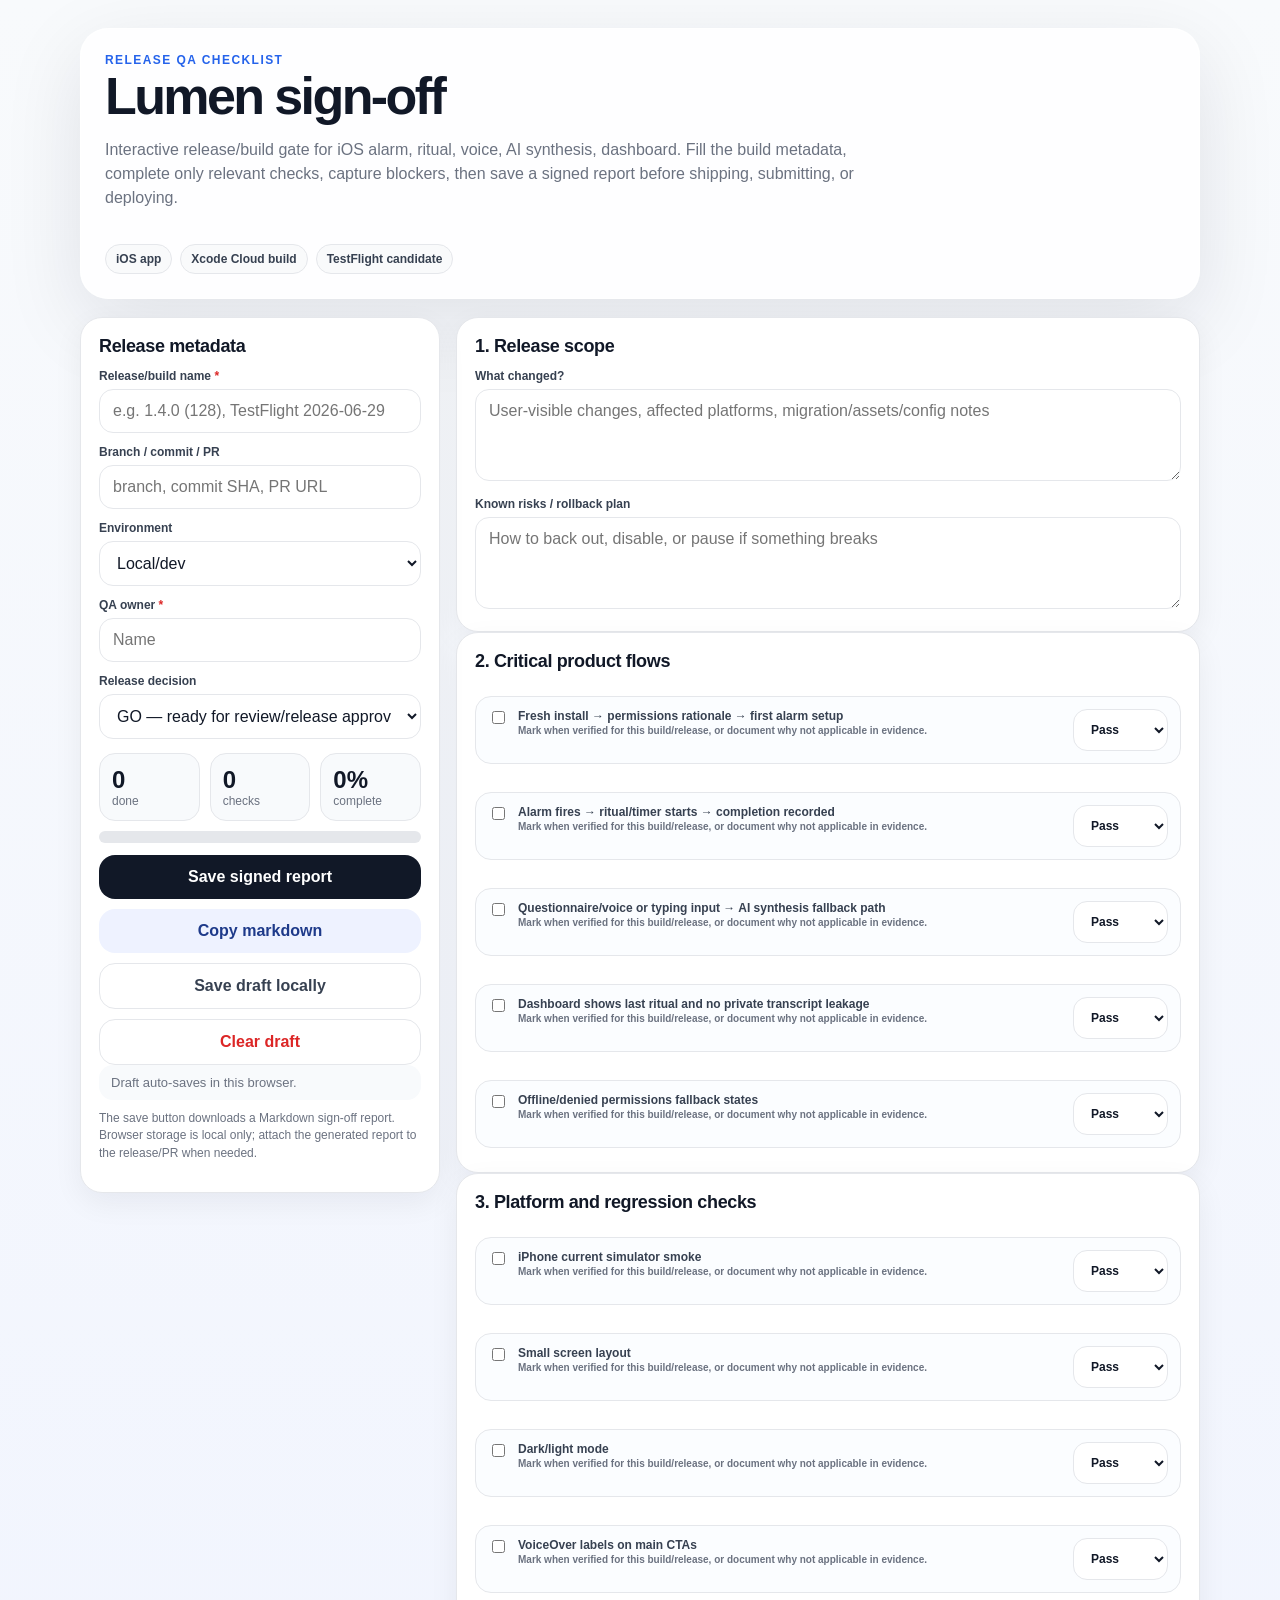
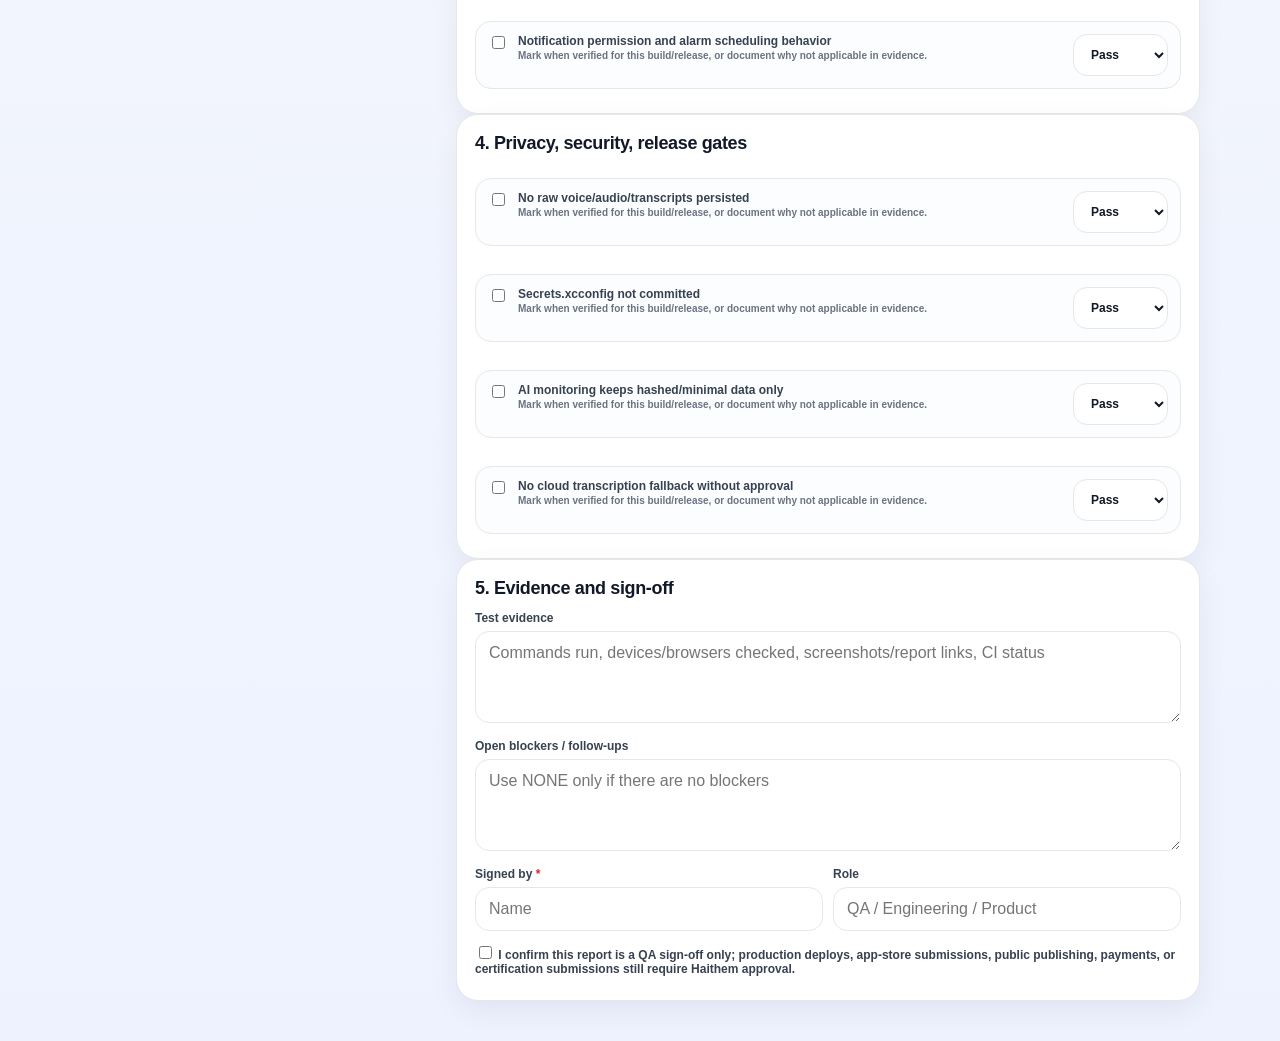
<file: docs/qa-release-checklist.html>
<!doctype html>
<html lang="en">
<head>
  <meta charset="utf-8">
  <meta name="viewport" content="width=device-width, initial-scale=1">
  <title>Lumen QA Release Sign-off</title>
  <style>
    :root { color-scheme: light; --bg:#f6f7fb; --panel:#ffffff; --ink:#111827; --muted:#6b7280; --line:#e5e7eb; --brand:#111827; --accent:#2563eb; --good:#16a34a; --warn:#d97706; --bad:#dc2626; --soft:#eef2ff; }
    * { box-sizing:border-box; }
    body { margin:0; font-family:-apple-system,BlinkMacSystemFont,"SF Pro Display","Segoe UI",sans-serif; background:linear-gradient(180deg,#f8fafc 0%,#eef2ff 100%); color:var(--ink); }
    header { padding:28px 18px 18px; }
    .wrap { max-width:1120px; margin:0 auto; }
    .hero { background:rgba(255,255,255,.82); border:1px solid rgba(255,255,255,.9); box-shadow:0 24px 80px rgba(15,23,42,.10); border-radius:28px; padding:24px; display:grid; gap:18px; }
    .eyebrow { color:var(--accent); font-weight:800; font-size:12px; letter-spacing:.12em; text-transform:uppercase; }
    h1 { margin:4px 0; font-size:clamp(28px,5vw,52px); line-height:.98; letter-spacing:-.05em; }
    .sub { color:var(--muted); font-size:16px; line-height:1.5; max-width:780px; }
    main { padding:0 18px 40px; }
    .grid { display:grid; grid-template-columns:1fr; gap:16px; }
    @media (min-width:900px) { .grid { grid-template-columns:360px 1fr; align-items:start; } .sticky { position:sticky; top:16px; } }
    section,.card { background:var(--panel); border:1px solid var(--line); border-radius:22px; padding:18px; box-shadow:0 10px 30px rgba(15,23,42,.06); }
    h2 { font-size:18px; margin:0 0 12px; letter-spacing:-.02em; }
    h3 { font-size:15px; margin:18px 0 8px; }
    label { display:block; font-weight:700; font-size:12px; color:#374151; margin:12px 0 6px; }
    input,textarea,select { width:100%; border:1px solid var(--line); border-radius:14px; padding:12px 13px; font:inherit; background:#fff; color:var(--ink); }
    textarea { min-height:92px; resize:vertical; }
    .checks { display:grid; gap:10px; }
    .check { display:grid; grid-template-columns:auto 1fr auto; gap:10px; align-items:start; padding:12px; border:1px solid var(--line); border-radius:16px; background:#fbfdff; }
    .check input { width:auto; margin-top:2px; }
    .check small { color:var(--muted); display:block; margin-top:2px; }
    .pillrow { display:flex; flex-wrap:wrap; gap:8px; }
    .pill { border:1px solid var(--line); background:#f9fafb; color:#374151; border-radius:999px; padding:7px 10px; font-size:12px; font-weight:700; }
    .bar { height:12px; background:#e5e7eb; border-radius:999px; overflow:hidden; margin:10px 0 12px; }
    .bar > div { height:100%; width:0%; background:linear-gradient(90deg,#2563eb,#16a34a); transition:.25s ease; }
    .stats { display:grid; grid-template-columns:repeat(3,1fr); gap:10px; margin-top:14px; }
    .stat { background:#f8fafc; border:1px solid var(--line); border-radius:16px; padding:12px; }
    .stat b { font-size:24px; } .stat span { display:block; color:var(--muted); font-size:12px; }
    .actions { display:grid; gap:10px; margin-top:12px; }
    button { border:0; border-radius:16px; padding:13px 14px; font:inherit; font-weight:800; cursor:pointer; }
    .primary { background:var(--brand); color:white; } .secondary { background:var(--soft); color:#1e3a8a; } .ghost { background:#fff; color:#374151; border:1px solid var(--line); }
    .danger { color:var(--bad); }
    .status { padding:10px 12px; border-radius:14px; background:#f8fafc; color:var(--muted); font-size:13px; }
    .signoff { display:grid; grid-template-columns:1fr; gap:10px; }
    @media (min-width:720px) { .signoff { grid-template-columns:1fr 1fr; } }
    .footer-note { color:var(--muted); font-size:12px; line-height:1.45; margin-top:10px; }
    .required { color:var(--bad); } .pass { color:var(--good); } .warn { color:var(--warn); }
  </style>
</head>
<body>
  <header><div class="wrap hero">
    <div><div class="eyebrow">Release QA Checklist</div><h1>Lumen sign-off</h1><p class="sub">Interactive release/build gate for iOS alarm, ritual, voice, AI synthesis, dashboard. Fill the build metadata, complete only relevant checks, capture blockers, then save a signed report before shipping, submitting, or deploying.</p></div>
    <div class="pillrow" id="targets"></div>
  </div></header>
  <main><div class="wrap grid">
    <aside class="sticky card">
      <h2>Release metadata</h2>
      <label>Release/build name <span class="required">*</span></label><input id="releaseName" placeholder="e.g. 1.4.0 (128), TestFlight 2026-06-29">
      <label>Branch / commit / PR</label><input id="sourceRef" placeholder="branch, commit SHA, PR URL">
      <label>Environment</label><select id="environment"><option>Local/dev</option><option>Staging/TestFlight/Beta</option><option>Release candidate</option><option>Production-ready pending approval</option></select>
      <label>QA owner <span class="required">*</span></label><input id="qaOwner" placeholder="Name">
      <label>Release decision</label><select id="decision"><option>GO — ready for review/release approval</option><option>NO-GO — blockers found</option><option>CONDITIONAL — listed follow-ups required</option></select>
      <div class="stats" aria-live="polite"><div class="stat"><b id="doneCount">0</b><span>done</span></div><div class="stat"><b id="totalCount">0</b><span>checks</span></div><div class="stat"><b id="percentCount">0%</b><span>complete</span></div></div>
      <div class="bar"><div id="progressBar"></div></div>
      <div class="actions"><button class="primary" id="saveReport">Save signed report</button><button class="secondary" id="copyMarkdown">Copy markdown</button><button class="ghost" id="saveDraft">Save draft locally</button><button class="ghost danger" id="clearDraft">Clear draft</button></div>
      <div class="status" id="status">Draft auto-saves in this browser.</div>
      <p class="footer-note">The save button downloads a Markdown sign-off report. Browser storage is local only; attach the generated report to the release/PR when needed.</p>
    </aside>
    <div class="grid-main">
      <section><h2>1. Release scope</h2><label>What changed?</label><textarea id="scope" placeholder="User-visible changes, affected platforms, migration/assets/config notes"></textarea><label>Known risks / rollback plan</label><textarea id="rollback" placeholder="How to back out, disable, or pause if something breaks"></textarea></section>
      <section><h2>2. Critical product flows</h2><div class="checks" id="criticalChecks"></div></section>
      <section><h2>3. Platform and regression checks</h2><div class="checks" id="platformChecks"></div></section>
      <section><h2>4. Privacy, security, release gates</h2><div class="checks" id="riskChecks"></div></section>
      <section><h2>5. Evidence and sign-off</h2><label>Test evidence</label><textarea id="evidence" placeholder="Commands run, devices/browsers checked, screenshots/report links, CI status"></textarea><label>Open blockers / follow-ups</label><textarea id="blockers" placeholder="Use NONE only if there are no blockers"></textarea><div class="signoff"><div><label>Signed by <span class="required">*</span></label><input id="signedBy" placeholder="Name"></div><div><label>Role</label><input id="signedRole" placeholder="QA / Engineering / Product"></div></div><label><input type="checkbox" id="approvalGate" style="width:auto"> I confirm this report is a QA sign-off only; production deploys, app-store submissions, public publishing, payments, or certification submissions still require Haithem approval.</label></section>
    </div>
  </div></main>
<script>
const CONFIG = {"projectName": "Lumen", "repoName": "highthem/lumen", "productArea": "iOS alarm, ritual, voice, AI synthesis, dashboard", "releaseTargets": ["iOS app", "Xcode Cloud build", "TestFlight candidate"], "criticalFlows": ["Fresh install → permissions rationale → first alarm setup", "Alarm fires → ritual/timer starts → completion recorded", "Questionnaire/voice or typing input → AI synthesis fallback path", "Dashboard shows last ritual and no private transcript leakage", "Offline/denied permissions fallback states"], "platformChecks": ["iPhone current simulator smoke", "Small screen layout", "Dark/light mode", "VoiceOver labels on main CTAs", "Notification permission and alarm scheduling behavior"], "riskChecks": ["No raw voice/audio/transcripts persisted", "Secrets.xcconfig not committed", "AI monitoring keeps hashed/minimal data only", "No cloud transcription fallback without approval"]};
const STORE_KEY = `qa-release-checklist:${CONFIG.repoName}`;
const groups = [['criticalChecks', CONFIG.criticalFlows], ['platformChecks', CONFIG.platformChecks], ['riskChecks', CONFIG.riskChecks]];
function el(id) { return document.getElementById(id); }
function escapeHtml(s) { return String(s).replace(/[&<>"']/g, c => ({'&':'&amp;','<':'&lt;','>':'&gt;','"':'&quot;',"'":'&#39;'}[c])); }
function render() {
  el('targets').innerHTML = CONFIG.releaseTargets.map(t => `<span class="pill">${escapeHtml(t)}</span>`).join('');
  groups.forEach(([id, items]) => { el(id).innerHTML = items.map((text, i) => `<label class="check"><input type="checkbox" data-check="${id}-${i}"><span>${escapeHtml(text)}<small>Mark when verified for this build/release, or document why not applicable in evidence.</small></span><select data-result="${id}-${i}"><option>Pass</option><option>N/A</option><option>Blocked</option></select></label>`).join(''); });
}
function fields() { return ['releaseName','sourceRef','environment','qaOwner','decision','scope','rollback','evidence','blockers','signedBy','signedRole','approvalGate']; }
function collect() {
  const data = { project: CONFIG.projectName, repo: CONFIG.repoName, generatedAt: new Date().toISOString(), fields: {}, checks: [] };
  fields().forEach(id => { const n=el(id); data.fields[id] = n.type === 'checkbox' ? n.checked : n.value; });
  document.querySelectorAll('[data-check]').forEach(cb => { const key=cb.dataset.check; data.checks.push({ key, label: cb.closest('.check').querySelector('span').childNodes[0].textContent, done: cb.checked, result: document.querySelector(`[data-result="${key}"]`).value }); });
  return data;
}
function restore(data) { if(!data) return; fields().forEach(id => { if(data.fields && id in data.fields) { const n=el(id); if(n.type === 'checkbox') n.checked = !!data.fields[id]; else n.value = data.fields[id]; } }); (data.checks||[]).forEach(c => { const cb=document.querySelector(`[data-check="${c.key}"]`); const rs=document.querySelector(`[data-result="${c.key}"]`); if(cb) cb.checked=!!c.done; if(rs) rs.value=c.result||'Pass'; }); updateProgress(); }
function updateProgress() { const checks=[...document.querySelectorAll('[data-check]')]; const done=checks.filter(c=>c.checked).length; const pct=checks.length ? Math.round(done/checks.length*100) : 0; el('doneCount').textContent=done; el('totalCount').textContent=checks.length; el('percentCount').textContent=pct+'%'; el('progressBar').style.width=pct+'%'; localStorage.setItem(STORE_KEY, JSON.stringify(collect())); }
function markdown(data) {
  const f=data.fields; const lines=[]; const complete=data.checks.filter(c=>c.done).length;
  lines.push(`# ${data.project} QA Release Sign-off`, '', `Generated: ${data.generatedAt}`, `Repo: ${data.repo}`, `Release/build: ${f.releaseName || 'UNSET'}`, `Source ref: ${f.sourceRef || 'UNSET'}`, `Environment: ${f.environment}`, `QA owner: ${f.qaOwner || 'UNSET'}`, `Decision: ${f.decision}`, `Completion: ${complete}/${data.checks.length} checks`, '', '## Scope', f.scope || 'UNSET', '', '## Risk / rollback plan', f.rollback || 'UNSET', '', '## Checks');
  data.checks.forEach(c => lines.push(`- [${c.done ? 'x':' '}] (${c.result}) ${c.label}`));
  lines.push('', '## Evidence', f.evidence || 'UNSET', '', '## Blockers / follow-ups', f.blockers || 'UNSET', '', '## Sign-off', `Signed by: ${f.signedBy || 'UNSET'}`, `Role: ${f.signedRole || 'UNSET'}`, `Approval gate confirmed: ${f.approvalGate ? 'yes':'no'}`, '', '> Production deploys, app-store submissions, public publishing, payments, or certification submissions still require Haithem approval.');
  return lines.join('\\n');
}
function validate(data) { const missing=[]; ['releaseName','qaOwner','signedBy'].forEach(id => { if(!data.fields[id]) missing.push(id); }); if(!data.fields.approvalGate) missing.push('approvalGate'); return missing; }
function download(name, content, type) { const blob=new Blob([content],{type}); const a=document.createElement('a'); a.href=URL.createObjectURL(blob); a.download=name; document.body.appendChild(a); a.click(); a.remove(); URL.revokeObjectURL(a.href); }
document.addEventListener('input', updateProgress); document.addEventListener('change', updateProgress);
el('saveDraft').onclick=()=>{ localStorage.setItem(STORE_KEY, JSON.stringify(collect())); el('status').textContent='Draft saved locally.'; };
el('clearDraft').onclick=()=>{ if(confirm('Clear this local QA draft?')) { localStorage.removeItem(STORE_KEY); location.reload(); } };
el('copyMarkdown').onclick=async()=>{ const md=markdown(collect()); await navigator.clipboard.writeText(md); el('status').textContent='Markdown copied.'; };
el('saveReport').onclick=()=>{ const data=collect(); const missing=validate(data); if(missing.length) { el('status').innerHTML=`<span class="warn">Missing required sign-off fields: ${missing.join(', ')}</span>`; return; } const safe=(data.fields.releaseName||'release').replace(/[^a-z0-9._-]+/gi,'-').replace(/^-|-$/g,'').toLowerCase(); download(`${CONFIG.projectName.toLowerCase().replace(/[^a-z0-9]+/g,'-')}-qa-signoff-${safe}.md`, markdown(data), 'text/markdown'); el('status').innerHTML='<span class="pass">Signed report downloaded.</span>'; };
render(); restore(JSON.parse(localStorage.getItem(STORE_KEY) || 'null'));
</script>
</body>
</html>
</file>
